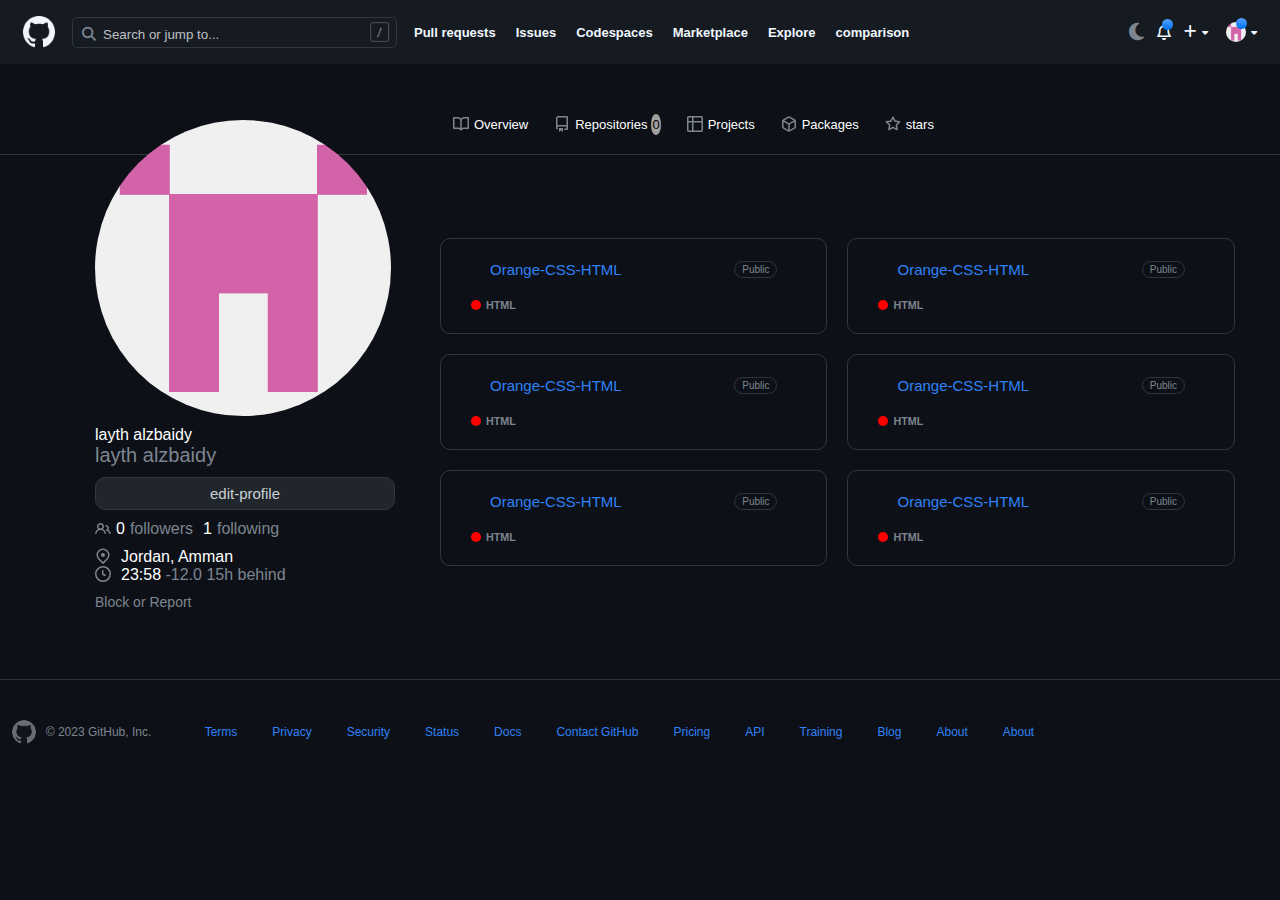
<file: index.html>
<!DOCTYPE html>
<html lang="en">
  <head>
    <meta charset="UTF-8" />
    <meta http-equiv="X-UA-Compatible" content="IE=edge" />
    <meta name="viewport" content="width=device-width, initial-scale=1.0" />
    <link rel="stylesheet" href="file css - js/style.css" />
    <!-- <link
      rel="stylesheet"
      href="https://cdn.jsdelivr.net/npm/bootstrap@4.0.0/dist/css/bootstrap.min.css"
      integrity="sha384-Gn5384xqQ1aoWXA+058RXPxPg6fy4IWvTNh0E263XmFcJlSAwiGgFAW/dAiS6JXm"
      crossorigin="anonymous" /> -->

    <link
      rel="stylesheet"
      href="https://cdnjs.cloudflare.com/ajax/libs/font-awesome/6.4.0/css/all.min.css" />
    <title>GetHup</title>
  </head>
  <body id="bod">
    <header>
      <nav>
        <!-- <i id="nav-burger" class="fa-solid fa-bars"></i> -->
        <!-- Logo -->
        <div class="nav-left">
          <a class="linkLogo" href="index.html">
            <img class="logo" src="img/Logo.png" alt="" />
          </a>
          <!-- search -->
          <div class="cont-search">
            <input
              class="search"
              id="search"
              value="Search or jump to..."
              type="search" />
            <i id="icon-search" class="fas fa-search"></i>
            <img class="slash" src="img/slash.png" />
          </div>

          <!-- link -->
          <div class="cont-link">
            <a href="">Pull requests</a>
            <a href="">Issues</a>
            <a href="">Codespaces</a>
            <a href="">Marketplace</a>
            <a href="">Explore</a>
          <a href="file css - js/cop.html">comparison</a>

          </div>
        </div>

        <!-- nav right -->
        <div class="nav-right">
          <i id="dark-mood"class="fa-solid fa-moon" ></i>
          <!-- bell -->
          <i class="fa-regular fa-bell"></i>

          <!-- dropdown add -->
          <div class="dropdown">
            <div class="iconadd">
              <i class="fa-solid fa-plus"></i>
              <i class="fa-solid fa-caret-down"></i>
            </div>
            <div id="dropdown-content" class="dropdown-content"></div>
          </div>

          <!-- img profile -->
          <div class="img-profile">
            <span></span>
            <img class="img-prof" src="img/profile.png" alt="" />
            <i class="fa-solid fa-caret-down scircl"></i>
          </div>
        </div>
        <!--  dropdown profile-->
      </nav>
    </header>
    <div id="header">
        <div class="first">
                <i id="nav-burger" class="fa-solid fa-bars"></i>
                  <a href="index.html"><img class="logo" src="../img/Logo.png" alt="" /></a>
                <i class="fa-regular fa-bell"></i>
        </div>

        <div class="showdrop" >
         <div class="cont-search cont-search-input">
            <input
              class="search searchBurger"
              id="searchnav"
              value="Search or jump to..."
              type="search" />
            <i id="iconsearch-nav" class="fas fa-search"></i>
            <img class="slash" src="../img/slash.png" />
          </div>
          <div class="link-burger">
            <a href="">Pull requests</a>
            <a href="">Issues</a>
            <a href="">Codespaces</a>
            <a href="">Marketplace</a>
            <a href="">Explore</a>
            <a href="file css - js/cop.html">comparison</a>

          </div>
          <div class="nav-right drop">
          <i id="dark-mood"class="fa-solid fa-moon" ></i>
         
          <!-- dropdown add -->
          <div class="dropdown">
            <div class="iconadd drop">
              <i class="fa-solid fa-plus"></i>
              <i class="fa-solid fa-caret-down"></i>
            </div>
            <div id="dropdown-content" class="dropdown-content"></div>
          </div>

          <!-- img profile -->
          <div class="img-profile drop">
            <span></span>
            <img  class="img-prof" src="../img/profile.png" alt="" />
            <i class="fa-solid fa-caret-down scircl"></i>
          </div>
        </div>

    </div>
        </div>

    <!-- <section>
      <div class="content-upline">
        <div>
          <svg
            aria-hidden="true"
            height="16"
            viewBox="0 0 16 16"
            version="1.1"
            width="16"
            data-view-component="true"
            class="octicon octicon-book UnderlineNav-octicon hide-sm">
            <path
              d="M0 1.75A.75.75 0 0 1 .75 1h4.253c1.227 0 2.317.59 3 1.501A3.743 3.743 0 0 1 11.006 1h4.245a.75.75 0 0 1 .75.75v10.5a.75.75 0 0 1-.75.75h-4.507a2.25 2.25 0 0 0-1.591.659l-.622.621a.75.75 0 0 1-1.06 0l-.622-.621A2.25 2.25 0 0 0 5.258 13H.75a.75.75 0 0 1-.75-.75Zm7.251 10.324.004-5.073-.002-2.253A2.25 2.25 0 0 0 5.003 2.5H1.5v9h3.757a3.75 3.75 0 0 1 1.994.574ZM8.755 4.75l-.004 7.322a3.752 3.752 0 0 1 1.992-.572H14.5v-9h-3.495a2.25 2.25 0 0 0-2.25 2.25Z"></path>
          </svg>
          <a class="Overview" href="">Overview</a>
        </div>

        <div>
          <svg
            aria-hidden="true"
            height="16"
            viewBox="0 0 16 16"
            version="1.1"
            width="16"
            data-view-component="true"
            class="octicon octicon-repo UnderlineNav-octicon hide-sm">
            <path
              d="M2 2.5A2.5 2.5 0 0 1 4.5 0h8.75a.75.75 0 0 1 .75.75v12.5a.75.75 0 0 1-.75.75h-2.5a.75.75 0 0 1 0-1.5h1.75v-2h-8a1 1 0 0 0-.714 1.7.75.75 0 1 1-1.072 1.05A2.495 2.495 0 0 1 2 11.5Zm10.5-1h-8a1 1 0 0 0-1 1v6.708A2.486 2.486 0 0 1 4.5 9h8ZM5 12.25a.25.25 0 0 1 .25-.25h3.5a.25.25 0 0 1 .25.25v3.25a.25.25 0 0 1-.4.2l-1.45-1.087a.249.249 0 0 0-.3 0L5.4 15.7a.25.25 0 0 1-.4-.2Z"></path>
          </svg>
          <a class="Repositories" href="">Repositories</a>
        </div>

        <div>
          <svg
            aria-hidden="true"
            height="16"
            viewBox="0 0 16 16"
            version="1.1"
            width="16"
            data-view-component="true"
            class="octicon octicon-table UnderlineNav-octicon hide-sm">
            <path
              d="M0 1.75C0 .784.784 0 1.75 0h12.5C15.216 0 16 .784 16 1.75v12.5A1.75 1.75 0 0 1 14.25 16H1.75A1.75 1.75 0 0 1 0 14.25ZM6.5 6.5v8h7.75a.25.25 0 0 0 .25-.25V6.5Zm8-1.5V1.75a.25.25 0 0 0-.25-.25H6.5V5Zm-13 1.5v7.75c0 .138.112.25.25.25H5v-8ZM5 5V1.5H1.75a.25.25 0 0 0-.25.25V5Z"></path>
          </svg>
          <a class="Projects" href="">Projects </a>
        </div>

        <div>
          <svg
            aria-hidden="true"
            height="16"
            viewBox="0 0 16 16"
            version="1.1"
            width="16"
            data-view-component="true"
            class="octicon octicon-package UnderlineNav-octicon hide-sm">
            <path
              d="m8.878.392 5.25 3.045c.54.314.872.89.872 1.514v6.098a1.75 1.75 0 0 1-.872 1.514l-5.25 3.045a1.75 1.75 0 0 1-1.756 0l-5.25-3.045A1.75 1.75 0 0 1 1 11.049V4.951c0-.624.332-1.201.872-1.514L7.122.392a1.75 1.75 0 0 1 1.756 0ZM7.875 1.69l-4.63 2.685L8 7.133l4.755-2.758-4.63-2.685a.248.248 0 0 0-.25 0ZM2.5 5.677v5.372c0 .09.047.171.125.216l4.625 2.683V8.432Zm6.25 8.271 4.625-2.683a.25.25 0 0 0 .125-.216V5.677L8.75 8.432Z"></path>
          </svg>
          <a class="Packages" href="">Packages</a>
        </div>
        <div>
          <svg
            aria-hidden="true"
            height="16"
            viewBox="0 0 16 16"
            version="1.1"
            width="16"
            data-view-component="true"
            class="octicon octicon-star UnderlineNav-octicon hide-sm">
            <path
              d="M8 .25a.75.75 0 0 1 .673.418l1.882 3.815 4.21.612a.75.75 0 0 1 .416 1.279l-3.046 2.97.719 4.192a.751.751 0 0 1-1.088.791L8 12.347l-3.766 1.98a.75.75 0 0 1-1.088-.79l.72-4.194L.818 6.374a.75.75 0 0 1 .416-1.28l4.21-.611L7.327.668A.75.75 0 0 1 8 .25Zm0 2.445L6.615 5.5a.75.75 0 0 1-.564.41l-3.097.45 2.24 2.184a.75.75 0 0 1 .216.664l-.528 3.084 2.769-1.456a.75.75 0 0 1 .698 0l2.77 1.456-.53-3.084a.75.75 0 0 1 .216-.664l2.24-2.183-3.096-.45a.75.75 0 0 1-.564-.41L8 2.694Z"></path>
          </svg>
          <a class="stars" href="">stars</a>
        </div>
      </div>
    </section> -->

    <main>
      <div class="content-upline">
        <div class="icon-text">
          <svg
            aria-hidden="true"
            height="16"
            viewBox="0 0 16 16"
            version="1.1"
            width="16"
            data-view-component="true"
            class="octicon octicon-book UnderlineNav-octicon hide-sm">
            <path
              d="M0 1.75A.75.75 0 0 1 .75 1h4.253c1.227 0 2.317.59 3 1.501A3.743 3.743 0 0 1 11.006 1h4.245a.75.75 0 0 1 .75.75v10.5a.75.75 0 0 1-.75.75h-4.507a2.25 2.25 0 0 0-1.591.659l-.622.621a.75.75 0 0 1-1.06 0l-.622-.621A2.25 2.25 0 0 0 5.258 13H.75a.75.75 0 0 1-.75-.75Zm7.251 10.324.004-5.073-.002-2.253A2.25 2.25 0 0 0 5.003 2.5H1.5v9h3.757a3.75 3.75 0 0 1 1.994.574ZM8.755 4.75l-.004 7.322a3.752 3.752 0 0 1 1.992-.572H14.5v-9h-3.495a2.25 2.25 0 0 0-2.25 2.25Z"></path>
          </svg>
          <a class="arow Overview" href="">Overview</a>
        </div>

        <div class="icon-text">
          <svg
            aria-hidden="true"
            height="16"
            viewBox="0 0 16 16"
            version="1.1"
            width="16"
            data-view-component="true"
            class="octicon octicon-repo UnderlineNav-octicon hide-sm">
            <path
              d="M2 2.5A2.5 2.5 0 0 1 4.5 0h8.75a.75.75 0 0 1 .75.75v12.5a.75.75 0 0 1-.75.75h-2.5a.75.75 0 0 1 0-1.5h1.75v-2h-8a1 1 0 0 0-.714 1.7.75.75 0 1 1-1.072 1.05A2.495 2.495 0 0 1 2 11.5Zm10.5-1h-8a1 1 0 0 0-1 1v6.708A2.486 2.486 0 0 1 4.5 9h8ZM5 12.25a.25.25 0 0 1 .25-.25h3.5a.25.25 0 0 1 .25.25v3.25a.25.25 0 0 1-.4.2l-1.45-1.087a.249.249 0 0 0-.3 0L5.4 15.7a.25.25 0 0 1-.4-.2Z"></path>
          </svg>
          <a class="arow Repositories" href="">Repositories <span id="reponumber"> 0</span></a>
        </div>

        <div id="icon-text" class="icon-text">
          <svg
            aria-hidden="true"
            height="16"
            viewBox="0 0 16 16"
            version="1.1"
            width="16"
            data-view-component="true"
            class="octicon octicon-table UnderlineNav-octicon hide-sm">
            <path
              d="M0 1.75C0 .784.784 0 1.75 0h12.5C15.216 0 16 .784 16 1.75v12.5A1.75 1.75 0 0 1 14.25 16H1.75A1.75 1.75 0 0 1 0 14.25ZM6.5 6.5v8h7.75a.25.25 0 0 0 .25-.25V6.5Zm8-1.5V1.75a.25.25 0 0 0-.25-.25H6.5V5Zm-13 1.5v7.75c0 .138.112.25.25.25H5v-8ZM5 5V1.5H1.75a.25.25 0 0 0-.25.25V5Z"></path>
          </svg>
          <a class="arow Projects" href="">Projects </a>
        </div>

        <div class="icon-text">
          <svg
            aria-hidden="true"
            height="16"
            viewBox="0 0 16 16"
            version="1.1"
            width="16"
            data-view-component="true"
            class="octicon octicon-package UnderlineNav-octicon hide-sm">
            <path
              d="m8.878.392 5.25 3.045c.54.314.872.89.872 1.514v6.098a1.75 1.75 0 0 1-.872 1.514l-5.25 3.045a1.75 1.75 0 0 1-1.756 0l-5.25-3.045A1.75 1.75 0 0 1 1 11.049V4.951c0-.624.332-1.201.872-1.514L7.122.392a1.75 1.75 0 0 1 1.756 0ZM7.875 1.69l-4.63 2.685L8 7.133l4.755-2.758-4.63-2.685a.248.248 0 0 0-.25 0ZM2.5 5.677v5.372c0 .09.047.171.125.216l4.625 2.683V8.432Zm6.25 8.271 4.625-2.683a.25.25 0 0 0 .125-.216V5.677L8.75 8.432Z"></path>
          </svg>
          <a class="arow Packages" href="">Packages</a>
        </div>
        <div class="icon-text">
          <svg
            aria-hidden="true"
            height="16"
            viewBox="0 0 16 16"
            version="1.1"
            width="16"
            data-view-component="true"
            class="octicon octicon-star UnderlineNav-octicon hide-sm">
            <path
              d="M8 .25a.75.75 0 0 1 .673.418l1.882 3.815 4.21.612a.75.75 0 0 1 .416 1.279l-3.046 2.97.719 4.192a.751.751 0 0 1-1.088.791L8 12.347l-3.766 1.98a.75.75 0 0 1-1.088-.79l.72-4.194L.818 6.374a.75.75 0 0 1 .416-1.28l4.21-.611L7.327.668A.75.75 0 0 1 8 .25Zm0 2.445L6.615 5.5a.75.75 0 0 1-.564.41l-3.097.45 2.24 2.184a.75.75 0 0 1 .216.664l-.528 3.084 2.769-1.456a.75.75 0 0 1 .698 0l2.77 1.456-.53-3.084a.75.75 0 0 1 .216-.664l2.24-2.183-3.096-.45a.75.75 0 0 1-.564-.41L8 2.694Z"></path>
          </svg>
          <a class="arow stars" href="">stars</a>
        </div>
      </div>
      <div class="line"></div>

      <div class="container-left">
        <div class="text-dounimg">
          <img id="img-users" src="img/profile.png" alt="" />
          <div class="contentprofile">
            <span id="names" for="">layth alzbaidy</span>
            <span id="nameUsers" for="">layth alzbaidy</span>
          </div>
        </div>
        <button id="btn-profile">edit-profile</button>

       
          <div class="continer-followers">
            <div class="first-row">
              <a class="Link--secondary">
              <svg
                text="muted"
                aria-hidden="true"
                height="16"
                viewBox="0 0 16 16"
                version="1.1"
                width="16"
                data-view-component="true"
                class="octicon octicon-people">
                <path
                  d="M2 5.5a3.5 3.5 0 1 1 5.898 2.549 5.508 5.508 0 0 1 3.034 4.084.75.75 0 1 1-1.482.235 4 4 0 0 0-7.9 0 .75.75 0 0 1-1.482-.236A5.507 5.507 0 0 1 3.102 8.05 3.493 3.493 0 0 1 2 5.5ZM11 4a3.001 3.001 0 0 1 2.22 5.018 5.01 5.01 0 0 1 2.56 3.012.749.749 0 0 1-.885.954.752.752 0 0 1-.549-.514 3.507 3.507 0 0 0-2.522-2.372.75.75 0 0 1-.574-.73v-.352a.75.75 0 0 1 .416-.672A1.5 1.5 0 0 0 11 5.5.75.75 0 0 1 11 4Zm-5.5-.5a2 2 0 1 0-.001 3.999A2 2 0 0 0 5.5 3.5Z"></path>
              </svg>
              <span id="followers" class="text-bold">0</span>
              followers
            </a>
             <a class="Link--secondary">
              <span id="following"class="text-bold">1</span>
              following
            </a>
            </div>
           
           
          

            <div class="location-time">
           <a class="vcard-detail">
            <svg
              class="octicon octicon-location"
              viewBox="0 0 16 16"
              version="1.1"
              width="16"
              height="16"
              aria-hidden="true">
              <path
                d="m12.596 11.596-3.535 3.536a1.5 1.5 0 0 1-2.122 0l-3.535-3.536a6.5 6.5 0 1 1 9.192-9.193 6.5 6.5 0 0 1 0 9.193Zm-1.06-8.132v-.001a5 5 0 1 0-7.072 7.072L8 14.07l3.536-3.534a5 5 0 0 0 0-7.072ZM8 9a2 2 0 1 1-.001-3.999A2 2 0 0 1 8 9Z"></path>
            </svg>
            <span id="location" class="p-label">Jordan, Amman </span>
          </a>
          <a
            class="vcard-detail pt-1 hide-sm hide-md"
            itemprop="localTime"
            show_title="false">
            <svg
              class="octicon octicon-clock"
              viewBox="0 0 16 16"
              version="1.1"
              width="16"
              height="16"
              aria-hidden="true">
              <path
                d="M8 0a8 8 0 1 1 0 16A8 8 0 0 1 8 0ZM1.5 8a6.5 6.5 0 1 0 13 0 6.5 6.5 0 0 0-13 0Zm7-3.25v2.992l2.028.812a.75.75 0 0 1-.557 1.392l-2.5-1A.751.751 0 0 1 7 8.25v-3.5a.75.75 0 0 1 1.5 0Z"></path>
            </svg>
            <span id="timeat"class="p-label">
              23:58<span> -12.0 </span><span>15h behind </span></span
            >
          </a>
            </div>
         

          </div>
          <a class="rebort">Block or Report</a>
      </div>

        <div class="container-right">
          <div class="cards">

            
            <div class="card">
              <div class="first">
                <a>Orange-CSS-HTML</a>
                <button>Public</button>
              </div>
              <h6><span class="circle"></span>HTML</h6>
            </div>
            <div class="card">
              <div class="first">
                <a id="name-repo">Orange-CSS-HTML</a>
                <button>Public</button>
              </div>
             <h6><span class="circle"></span>HTML</h6>
            </div>
            <div class="card">
              <div class="first">
                <a>Orange-CSS-HTML</a>
                <button>Public</button>
              </div>
              <h6><span class="circle"></span>HTML</h6>
            </div>
            <div class="card">
              <div class="first">
                <a>Orange-CSS-HTML</a>
                <button>Public</button>
              </div>
              <h6><span class="circle"></span>HTML</h6>
            </div>
            <div class="card">
              <div class="first">
                <a>Orange-CSS-HTML</a>
                <button>Public</button>
              </div>
           <h6><span class="circle"></span>HTML</h6>
            </div>
            <div class="card">
              <div class="first">
                <a>Orange-CSS-HTML</a>
                <button>Public</button>
              </div>
              <h6><span class="circle"></span>HTML</h6>
            </div>



          </div>
        </div>
      </div>
    </main>

    <footer>
      <div class="lastFooter">
        <img id="logo-footer" src="img/Logo.png" alt="" />
        <span> © 2023 GitHub, Inc. </span>
      </div>
      <div class="link-footer">
        <a href="">Terms</a>
        <a href="">Privacy </a>
        <a href="">Security </a>
        <a href="">Status</a>
        <a href="">Docs</a>
        <a href="">Contact GitHub </a>
        <a href="">Pricing</a>
        <a href="">API</a>
        <a href="">Training</a>
        <a href="">Blog</a>
        <a href="">About</a>
        <a href="">About</a>
      </div>
    </footer>
    <script src="https://ajax.googleapis.com/ajax/libs/jquery/3.6.4/jquery.min.js"></script>
    <script src="file css - js/main.js"></script>
 
  </body>
</html>
    <!-- //fetch get users secon -->
</file>
<file: file css - js/style.css>
@import url('https://fonts.cdnfonts.com/css/helvetica-neue-9');
* {
  margin: 0;
  padding: 0;
  box-sizing: border-box;

  font-family: 'Helvetica 25 UltraLight', sans-serif;
  color: aliceblue;
  text-decoration: none;
}

#bod {
  background-color: rgb(13, 17, 23);
  /* display: grid;
  grid-template-rows: 12 1fr;
  width: 100%;
  height: 100%;
  gap: 10px; */
}

:root {
  --anyBorder: 1px solid rgb(48, 54, 61);
  --anyContainer: rgb(22, 27, 34);
  --hoverElm: rgb(164, 159, 164, 1);
  --color-icon: #7d8590;
}
.colorlinedark {
}
body {
  /* overflow-y: hidden; */
  /* overflow: hidden; */
}
header {
  width: 100%;
}

nav {
  width: 100%;
  display: flex;
  justify-content: space-between;
  align-items: center;
  background-color: var(--anyContainer);
  padding: 16px 23px;
}

.nav-left {
  display: flex;
  align-items: center;
  justify-content: center;
  gap: 17px;
}

.linkLogo {
  display: flex;
  align-items: center;
}

.logo {
  width: 32px;
}
.logo:hover {
  opacity: 0.6;
}

.cont-search {
  display: flex;
  align-items: center;
  position: relative;
  cursor: pointer;
}

.search {
  border: var(--anyBorder);
  background-color: transparent;
  width: 325px;
  padding: 9px 30px 5px 30px;
  border-radius: 5px;
  color: #bec0c4;
}

.cont-search:hover .search {
  background-color: rgb(13, 17, 23, 1);
}

.fa-search,
.slash {
  position: absolute;
  padding: 0 10px;
}
.fa-search {
  left: 0;
  top: 10px;
  color: var(--color-icon);
  font-size: 14px;
}
.slash {
  right: -5px;
  width: 42px;
  height: 20px;
}
/* .arow {
  color: rgb(0, 0, 0);
} */

.arowdark {
  color: white;
}

.cont-link {
  display: flex;
  align-items: center;
  justify-content: center;
  gap: 20px;
  font-weight: 550;
}
.cont-link a {
  font-size: 13px;
}

.cont-link a:hover {
  color: var(--color-icon);
}
.nav-right {
  display: flex;
  align-items: center;
  gap: 13px;
}

#dark-mood {
  color: var(--color-icon);
  font-size: 20px;
  cursor: pointer;
}

.color-span {
  color: black;
}

/* .logo-footer {
  width: 24px;
  height: 24px;
  opacity: 0.4;
} */
.colorline {
  color: black;
}
.icon-text:hover .colorline {
  color: white;
}
.fa-bell {
  position: relative;
  cursor: pointer;
}
.fa-bell:hover {
  color: var(--hoverElm);
}
.fa-bell::after {
  content: '';
  background-image: linear-gradient(#54a3ff, #006eed);
  width: 11px;
  height: 11px;
  border-radius: 50%;
  position: absolute;
  right: -2px;
  top: -5px;
}
.dropdown {
  display: flex;
  align-items: center;
  position: relative;
  font-size: 15px;
}

.iconadd {
  display: flex;
  align-items: center;
  gap: 5px;
}
.fa-plus {
  font-size: 14px;
  position: relative;
}

.dropdown-content {
  display: flex;
  flex-direction: column;
  justify-content: center;
  position: absolute;
  background-color: var(--anyContainer);
  width: 160px;
  gap: 8px;
  padding: 8px;
  left: -145px;
  top: 20px;
  border: var(--anyBorder);
  border-radius: 5px;
  transition: 0.3;
  z-index: -20;
}
.dropdown-content a:hover {
  background-color: #006eed;
}

.dropdown-content a {
  padding: 5px;
}

.img-profile {
  position: relative;
  display: flex;
  align-items: center;
  gap: 5px;
}
.img-profile img {
  width: 20px;
  border-radius: 50%;
}

.fa-caret-down {
  font-size: 10px;
}

.scircl {
  position: relative;
}
.scircl::after {
  content: '';
  background-image: linear-gradient(#54a3ff, #006eed);
  width: 11px;
  height: 11px;
  border-radius: 50%;
  position: absolute;
  right: 10px;
  top: -9px;
}

.iconadd {
  cursor: pointer;
}
.iconadd:hover .fa-plus,
.iconadd:hover .fa-caret-down {
  color: var(--hoverElm);
}
.img-profile {
  cursor: pointer;
}
.img-profile:hover .img-prof {
  opacity: 0.6;
}

.img-profile:hover .scircl {
  color: var(--hoverElm);
}

main {
  display: grid;
  grid-template-columns: repeat(10, auto);
  gap: 20px;
  align-items: center;
}

svg {
  fill: var(--color-icon);
}

.content-upline {
  display: flex;
  align-items: center;
  margin-top: 30px;
  position: relative;
  grid-column: 3/13;
  width: 100%;
  height: 60px;
  overflow: hidden;
}

/* .content-upline::-webkit-scrollbar {
  display: none;
} */

.line {
  background-color: rgb(48, 54, 61);
  height: 1px;
  grid-column: 1/13;
  margin-top: -40px;
  /* z-index: -1; */
  width: 100%;
}
.icon-text {
  display: flex;
  align-items: center;
  justify-content: center;
  gap: 5px;
  position: relative;
  padding: 7px 13px;
}

.icon-text:hover {
  background-color: rgb(33, 38, 44);
  border-radius: 10px;
}

.icon-text::after {
  content: '';
  position: absolute;
  background-color: rgb(247, 129, 102);
  width: 0%;
  height: 2px;
  bottom: -15px;
  z-index: 100;
}
.icon-text:hover::after {
  width: 100%;
}

.container-left {
  grid-column: 2/3;
  width: 350px;
  display: grid;
  /* display: flex; */
  /* justify-content: center;
  align-items: center;
  flex-direction: column; */
  margin-top: -74px;
  gap: 10px;
}
.contentprofile {
  display: flex;
  flex-direction: column;
}
.icon-text a {
  font-size: 13px;
  display: flex;
  align-items: center;
  justify-content: center;
  gap: 4px;
}

#reponumber {
     color: rgb(0 0 0) !important;
    display: flex;
    align-items: center;
    justify-content: center;
    background: rgb(162 159 159);
    /* padding: 2px; */
    border-radius: 50%;
    /* width: 20px; */
    /* height: 18px; */
    /* font-size: 10px; */
    padding: 3px 1px;
}

#btn-profile {
  padding: 7px;
  width: 300px;
  background-color: rgb(33, 38, 45);
  color: rgb(201, 209, 212);
  border: var(--anyBorder);
  border-radius: 10px;
  font-size: 15px;
  margin: 0 50px;
}

.text-dounimg {
  display: flex;
  flex-direction: column;
  justify-content: center;
  padding: 0 50px;
  gap: 10px;
}
#nameUsers {
  color: var(--color-icon);
  font-size: 20px;
}
#name {
  font-size: 24px;
}

#img-users {
  width: 296px;
  height: 296px;
  border-radius: 50%;
}

.container-right {
  grid-column: 3/12;
  width: 100%;
}
.cards {
  display: grid;
  grid-template-columns: 1fr 1fr;
  width: 100%;
  gap: 20px;
}

.card {
  border: var(--anyBorder);
  height: 96px;
  flex-direction: column;
  display: flex;
  justify-content: space-evenly;
  padding: 0px 30px;
  border-radius: 10px;
}

.first button {
  background-color: transparent;
  border: var(--anyBorder);
  color: #7d8590;
  padding: 2px 7px;
  border-radius: 10px;
  font-size: 10px;
}

.card a {
  color: #2f81f7;
  font-size: 15px;
}
.card a:hover {
  text-decoration: underline;
}
.circle {
  height: 10px;
  width: 10px;
  border-radius: 50%;
  background-color: red;
}
.card h6 {
  color: var(--color-icon);
  display: flex;
  align-items: center;
  gap: 5px;
}
.first {
  display: flex;
  justify-content: space-between;
  align-items: center;
}

footer {
  gap: 40px 0;
  margin-top: 69px;
 
    padding: 0px 0 33px 0;
  display: grid;
  grid-template-columns: 12 1fr;
  width: 100%;
}
.link-footer {
  display: flex;
  justify-content: center;
  align-items: center;
  flex-wrap: wrap;
  gap: 35px;
  padding: 0px 0 0px 30px;
}
.link-footer a {
  color: #2f81f7;
  font-size: 12px;
}
.link-footer a:hover {
  text-decoration: underline;
}
.lastFooter {
  display: flex;
  justify-content: center;
  align-items: center;
  gap: 10px;
  grid-row: 2;
  grid-column: 1/2;
}
.lastFooter span {
  font-size: 12px;
  color: var(--color-icon);
}
#logo-footer {
  width: 24px;
  height: 24px;
  opacity: 0.4;
  border-radius: 50%;
}

#logo-footer:hover {
  cursor: pointer;
  opacity: 0.5;
}
footer::before {
  content: '';
  height: 0.5px;
  background-color: rgb(48, 54, 61);
  grid-row: 1;
  grid-column: 1/13;
}
.Link--secondary {
  color: var(--color-icon);
  display: flex;
  align-items: center;
  gap: 5px;
}
.p-label :last-child {
  color: var(--color-icon);
}
.rebort {
  font-size: 14px;
  color: var(--color-icon);
  margin: 0 50px;
}

.rebort:hover {
  color: #2f81f7;
  cursor: pointer;
}

.continer-followers {
  align-self: flex-start;
  display: flex;
  flex-direction: column;
  /* text-align: left; */
  gap: 10px;
  padding: 0 0 0 50px;
}
.vcard-detail {
  display: flex;
  gap: 10px;
}
.first-row {
  display: flex;
  gap: 10px;
}

/* #nav-burger {
  display: none;
} */
#header {
  display: none;
}
@media (max-width: 990px) {
  header {
    display: none;
  }
  .dropdown,
  .img-profile {
    display: none;
  }
  .rebort {
    font-size: 14px;
    color: var(--color-icon);
  }
  .location-time {
    display: none;
  }
  #nav-burger {
    display: block;
  }
  .lastFooter {
    grid-row: 3;
    grid-column: 1/13;
  }
  .link-footer {
    padding: 0;
    grid-column: 1/13;
  }
  .line {
    grid-row: 3;
  }
  .cont-link a {
    display: none;
  }
  .cont-search {
    display: none;
  }
  .container-right {
    grid-column: 1/13;
    width: 100%;
    padding: 0 20px;
  }
  .cards {
    grid-template-columns: auto;
  }

  .content-upline {
    grid-row: 2;
    grid-column: 2/13;
    overflow: auto;
  }
  .container-left {
    grid-column: 1/13;
    margin-top: 50px;
    flex-direction: column;
    width: 100%;
  }
  #img-users {
    width: 35vmin;
    height: 35vmin;
  }
  .text-dounimg {
    flex-direction: row;
    align-items: center;
    justify-content: center;
    justify-content: flex-start;
    padding: 0 20px;
  }
  #btn-profile {
    width: 90%;
    grid-row: 2;
    margin: auto;
  }
}
/* ------------------------------------------------- */
/* ------------------------------------------------- */
/* ------------------------------------------------- */
/* ------------------------------------------------- */
/* ------------------------------------------------- */
/* ------------------------------------------------- */
/* ------------------------------------------------- */
/* ------------------------------------------------- */

@media (max-width: 1070px) {
  header {
    display: none;
  }
  #header {
    display: none;
  }
  .cont-vs {
    width: 280px;
  }
  #header {
    background-color: var(--anyContainer);
    justify-content: space-between;
    align-items: center;
    gap: 37px;
    width: 100%;
    display: flex;
    flex-direction: column;
    align-items: flex-start;
    width: 100%;
    padding: 16px 23px;
  }
  header {
    /* display: none; */
  }

  /* .cont-link a {
    display: none;
  }
  .cont-search {
    display: none;
  }
  .iconadd {
    display: none;
  }
  .img-profile {
    display: none;
  } */
  #btn-compartion,
  .in {
    width: 47vmin;
    height: 10vmin;
  }

  section {
    /* flex-direction: column; */
    gap: 25px;
  }
  #nav-burger {
    cursor: pointer;
  }
  .lastFooter {
    grid-row: 3;
    grid-column: 1/13;
  }
  .link-footer {
    padding: 0;
    grid-column: 1/13;
  }
  .line {
    grid-row: 3;
  }
}

#burger {
  /* margin-bottom: 900px; */
  position: absolute;
  top: 64px;
  background-color: rgb(22, 27, 34);
  width: 100%;
  padding: 20px;
}
.lin-burger {
  display: flex;
  align-items: center;
  justify-content: center;
  flex-direction: column;
  gap: 40px;
}
.first {
  display: flex;
  justify-content: space-between;
  align-items: center;
  width: 100%;
  padding: 0 19px;
}
.link-burger {
  display: flex;
  flex-direction: column;
  gap: 30px;
}
.showdrop {
  /* display: none; */
  flex-direction: column;
  width: 100%;
  gap: 40px;
  /* display: none; */
  display: flex;
}

.cont-search-input {
  display: block;
  width: 100%;
  display: flex;
}
.searchBurger {
  width: 100%;
  display: block;
}
.link-burger a {
  position: relative;
}
.link-burger a::before {
  content: '';
  /* width: 100vw; */
  /* height: 2px; */
  background-color: rgba(118, 118, 118, 30%);
  position: absolute;
  width: 93vw;
  height: 0.1px;
  top: -14px;
}

.drop {
  display: block;
  display: flex;
  align-items: center;
}
/* //fetch get users secon */
</file>
